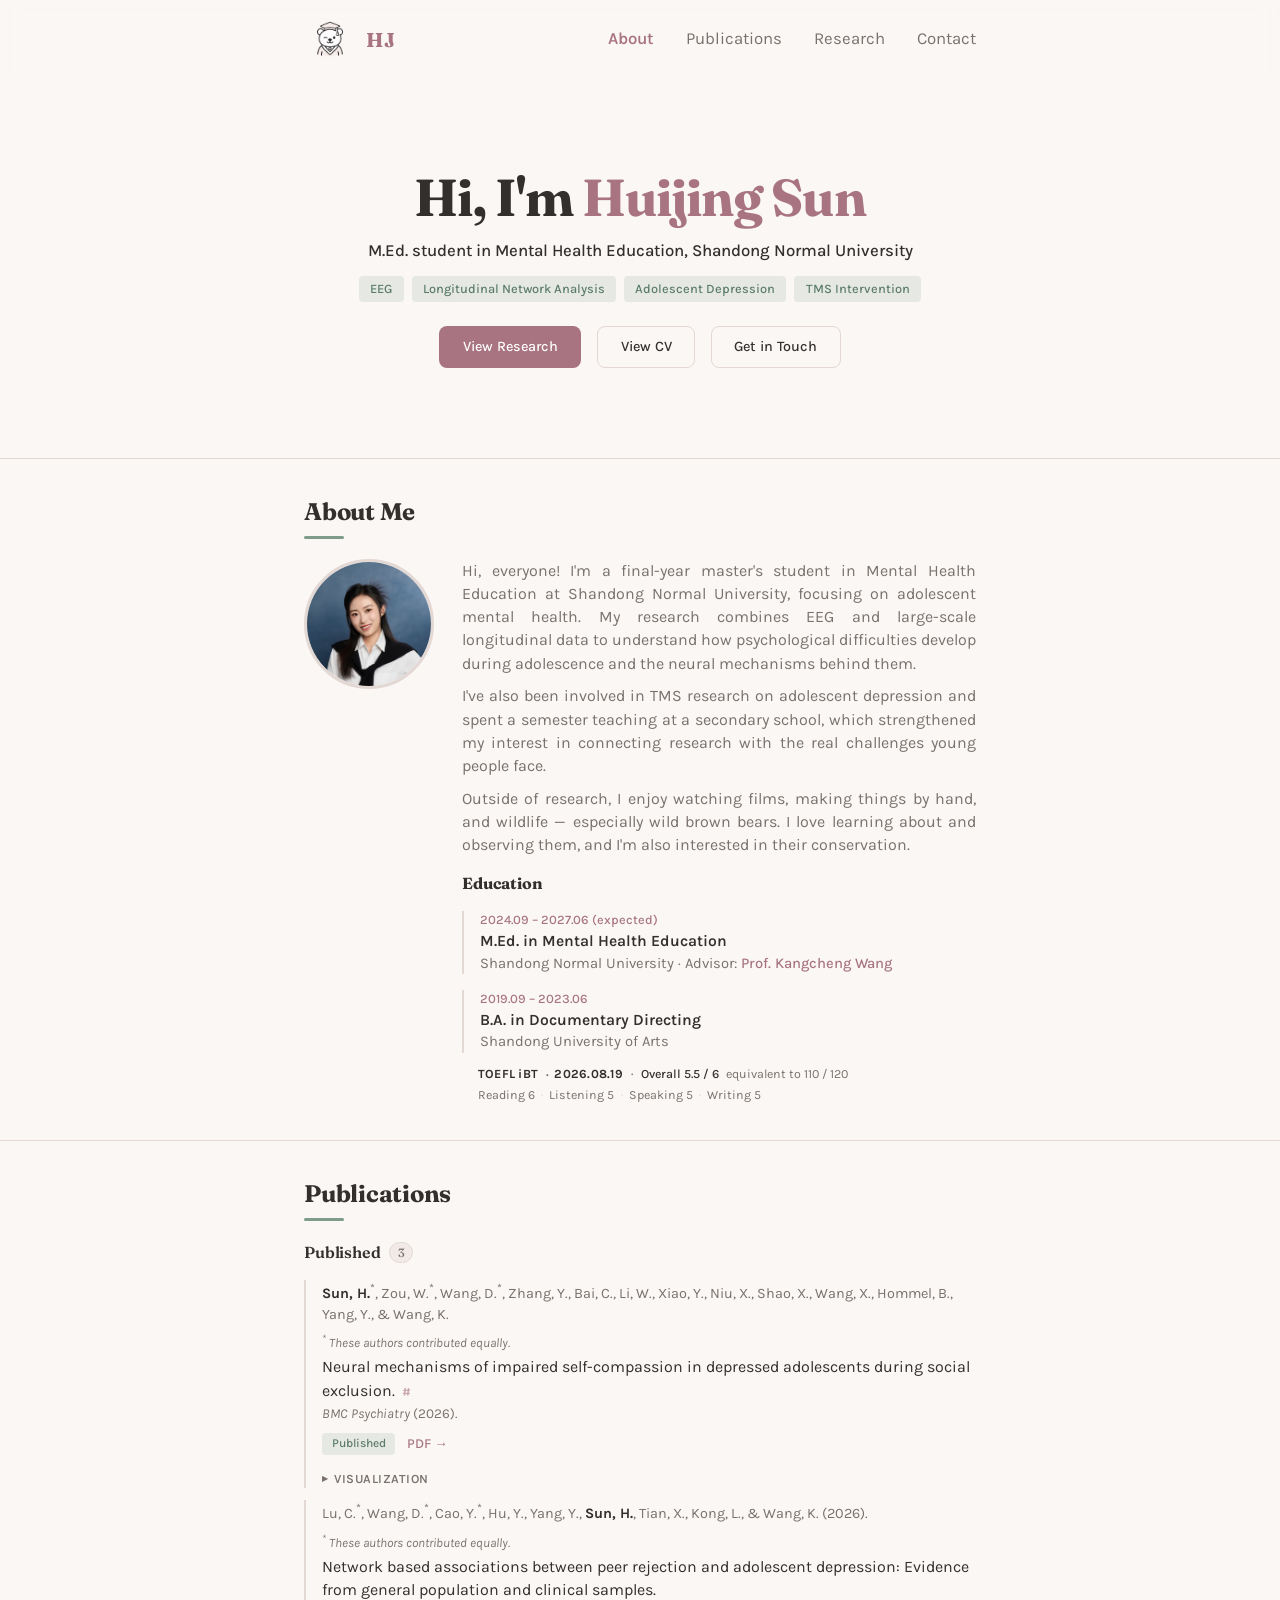
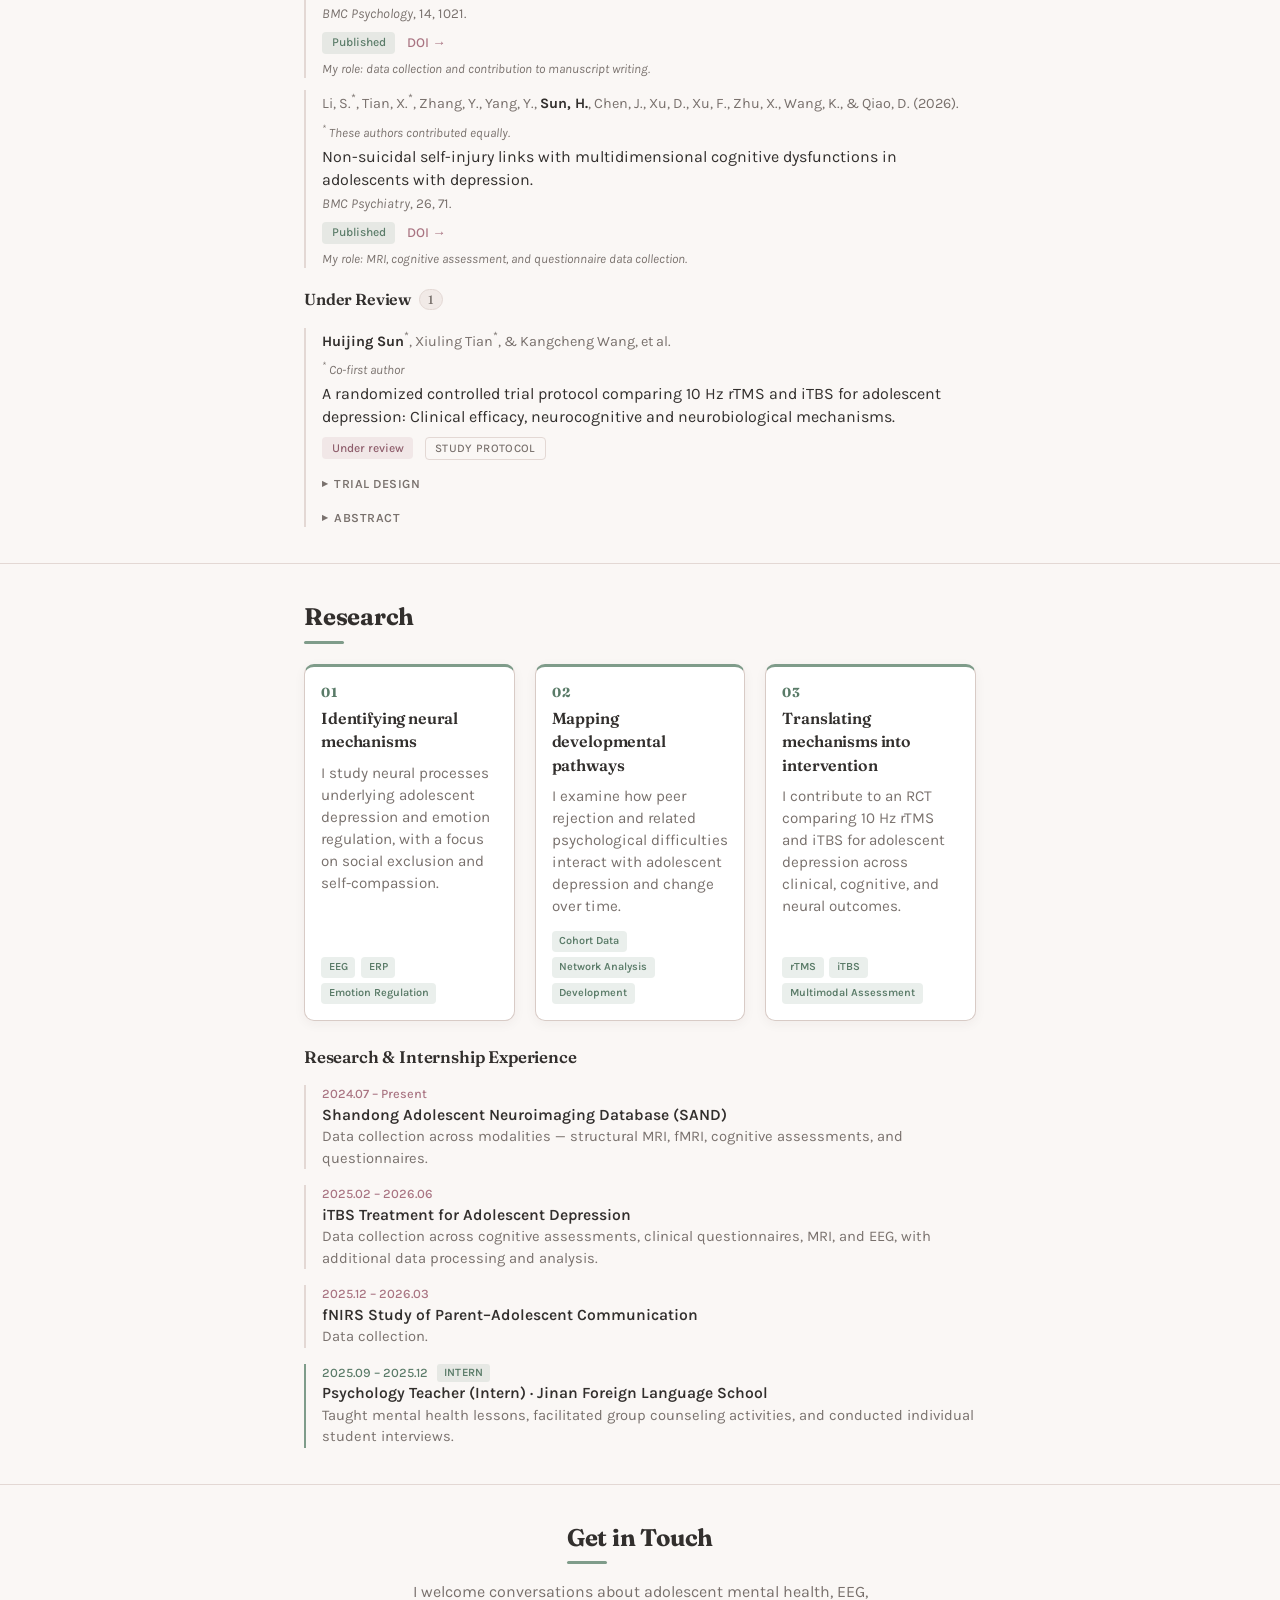
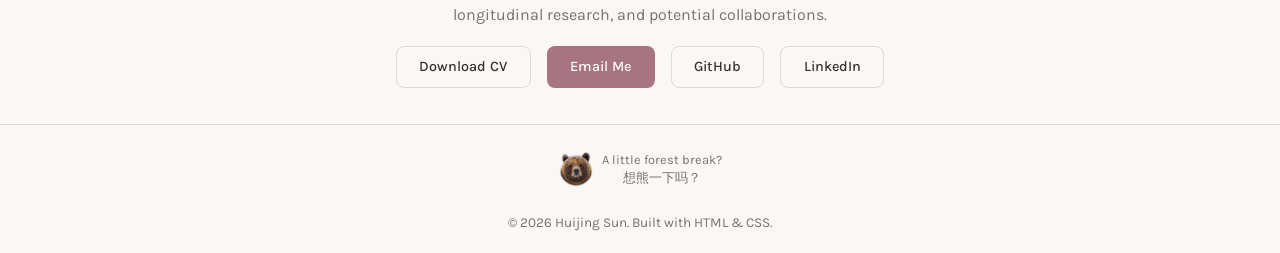
<file: index.html>
<!DOCTYPE html>
<html lang="en">
<head>
  <meta charset="UTF-8" />
  <meta name="viewport" content="width=device-width, initial-scale=1.0" />
  <title>Huijing Sun — Personal Academic Website</title>
  <link rel="icon" type="image/png" href="favicon.png" />
  <link rel="apple-touch-icon" href="favicon.png" />
  <link rel="preconnect" href="https://fonts.googleapis.com" />
  <link rel="preconnect" href="https://fonts.gstatic.com" crossorigin />
  <link href="https://fonts.googleapis.com/css2?family=Fraunces:opsz,wght@9..144,400..800&amp;family=Karla:wght@400..700&amp;display=swap" rel="stylesheet" />
  <meta name="description" content="Huijing Sun is a master's student in Mental Health Education at Shandong Normal University, studying adolescent mental health with EEG and longitudinal cohort data." />
  <link rel="canonical" href="https://sunnybeao1.github.io/" />

  <!-- Link preview card, used by messaging apps, mail clients and social sites. -->
  <meta property="og:type" content="profile" />
  <meta property="og:site_name" content="Huijing Sun" />
  <meta property="og:title" content="Huijing Sun — Personal Academic Website" />
  <meta property="og:description" content="Huijing Sun is a master's student in Mental Health Education at Shandong Normal University, studying adolescent mental health with EEG and longitudinal cohort data." />
  <meta property="og:url" content="https://sunnybeao1.github.io/" />
  <meta property="og:image" content="https://sunnybeao1.github.io/og-card.jpg" />
  <meta property="og:image:width" content="1200" />
  <meta property="og:image:height" content="630" />
  <meta property="og:image:alt" content="Huijing Sun — M.Ed. student in Mental Health Education, Shandong Normal University" />
  <meta name="twitter:card" content="summary_large_image" />

  <script type="application/ld+json">
  {
    "@context": "https://schema.org",
    "@type": "Person",
    "name": "Huijing Sun",
    "url": "https://sunnybeao1.github.io/",
    "image": "https://sunnybeao1.github.io/photo.jpg",
    "jobTitle": "M.Ed. Student in Mental Health Education",
    "affiliation": {
      "@type": "CollegeOrUniversity",
      "name": "Shandong Normal University"
    },
    "sameAs": [
      "https://github.com/SunnyBeaO1",
      "https://www.linkedin.com/in/huijing-sun-a97a83330/en/"
    ]
  }
  </script>

  <link rel="stylesheet" href="style.css?v=20260901-3" />
  <link rel="stylesheet" href="assets/hungry-bear/embed.css?v=1" />
</head>
<body>
  <a class="skip-link" href="#main-content">Skip to main content</a>
  <header>
    <nav aria-label="Primary navigation">
      <a href="#hero" class="logo" aria-label="Huijing Sun — back to top">
        <img src="logo.png" alt="" class="logo-img" />
        <span>HJ</span>
      </a>
      <ul>
        <li><a href="#about">About</a></li>
        <li><a href="#publications">Publications</a></li>
        <li><a href="#research">Research</a></li>
        <li><a href="#contact">Contact</a></li>
      </ul>
    </nav>
  </header>

  <main id="main-content">
    <section id="hero">
      <div class="hero-content">
        <h1>Hi, I'm <span class="accent">Huijing Sun</span></h1>
        <p class="tagline">
          M.Ed. student in Mental Health Education, Shandong Normal University
        </p>
        <ul class="hero-tags">
          <li>EEG</li>
          <li>Longitudinal Network Analysis</li>
          <li>Adolescent Depression</li>
          <li>TMS Intervention</li>
        </ul>
        <div class="hero-links">
          <a href="#research" class="btn">View Research</a>
          <a href="Huijing_Sun_CV.pdf" class="btn btn-outline" target="_blank" rel="noopener">View CV</a>
          <a href="#contact" class="btn btn-outline">Get in Touch</a>
        </div>
      </div>
    </section>

    <section id="about">
      <div class="container">
        <h2>About Me</h2>
        <div class="about-grid">
          <div class="about-photo-col">
            <img src="photo.jpg" alt="Huijing Sun" class="profile-photo" />
          </div>
          <div class="about-right">
            <div class="about-text">
              <p>
                Hi, everyone! I'm a final-year master's student in Mental Health
                Education at Shandong Normal University, focusing on adolescent
                mental health. My research combines EEG and large-scale longitudinal
                data to understand how psychological difficulties develop
                during adolescence and the neural mechanisms behind them.
              </p>
              <p>
                I've also been involved in TMS research on adolescent depression
                and spent a semester teaching at a secondary school, which
                strengthened my interest in connecting research with the real
                challenges young people face.
              </p>
              <p>
                Outside of research, I enjoy watching films, making things by hand,
                and wildlife — especially wild brown bears. I love
                learning about and observing them, and I'm also interested in
                their conservation.
              </p>
            </div>

            <div class="education">
              <h3>Education</h3>
              <ul class="timeline">
                <li class="tl-item">
                  <span class="tl-period">2024.09 – 2027.06 (expected)</span>
                  <span class="tl-title">M.Ed. in Mental Health Education</span>
                  <span class="tl-detail">
                    Shandong Normal University · Advisor:
                    <a class="link" href="http://www.kangcheng-wang.cn/"
                       target="_blank" rel="noopener">Prof. Kangcheng Wang</a>
                  </span>
                </li>
                <li class="tl-item">
                  <span class="tl-period">2019.09 – 2023.06</span>
                  <span class="tl-title">B.A. in Documentary Directing</span>
                  <span class="tl-detail">
                    Shandong University of Arts
                  </span>
                </li>
              </ul>
              <p class="edu-extra">
                <span class="edu-extra-label">
                  TOEFL iBT <time datetime="2026-08-19">2026.08.19</time>
                </span>
                <span class="edu-overall">
                  Overall 5.5 / 6 <small>equivalent to 110 / 120</small>
                </span>
                <br />
                <span class="edu-scores" aria-label="TOEFL section scores">
                  Reading 6 <i>·</i> Listening 5 <i>·</i> Speaking 5 <i>·</i> Writing 5
                </span>
              </p>
            </div>
          </div><!-- .about-right -->
        </div>
      </div>
    </section>

    <section id="publications">
      <div class="container">
        <h2>Publications</h2>

        <div class="pub-group">
          <h3>Published <span class="count">3</span></h3>
          <ol class="pub-list">
            <li class="pub-item">
              <span class="pub-authors">
                <span class="me">Sun, H.</span><sup>*</sup>, Zou, W.<sup>*</sup>,
                Wang, D.<sup>*</sup>, Zhang, Y., Bai, C., Li, W., Xiao, Y.,
                Niu, X., Shao, X., Wang, X., Hommel, B., Yang, Y., &amp; Wang, K.
              </span>
              <span class="pub-contrib"><sup>*</sup> These authors contributed equally.</span>
              <span class="pub-title">
                Neural mechanisms of impaired self-compassion in depressed
                adolescents during social exclusion.
                <a class="pub-anchor" href="#visualization" aria-label="Go to the interactive visualization" title="Go to visualization">#</a>
              </span>
              <span class="pub-venue"><em>BMC Psychiatry</em> (2026).</span>
              <div class="pub-links">
                <span class="pub-status status-pub">Published</span>
                <a class="link" href="s12888-026-08610-z_reference.pdf" target="_blank" rel="noopener">PDF →</a>
              </div>
              <details class="abstract study-story" id="visualization">
                <summary>Visualization</summary>
                <div class="story-intro">
                  <span class="story-kicker">The study in four steps</span>
                  <p>
                    Can self-compassion help adolescents regulate the emotional impact
                    of social exclusion—and does depression change how that process
                    unfolds in the brain?
                  </p>
                </div>

                <section class="story-step">
                  <div class="story-heading">
                    <span>01</span>
                    <div>
                      <h4>Experience social exclusion</h4>
                      <p>Participants imagined themselves as the excluded adolescent.</p>
                    </div>
                  </div>
                <figure class="paradigm cond-plain" id="paradigm">
                  <div class="pg-head">
                    <span>2 blocks &times; 30 trials</span>
                    <div class="pg-tabs" role="tablist" aria-label="Condition">
                      <button type="button" class="pg-tab is-on" role="tab" aria-selected="true" data-cond="plain">Non-regulation</button>
                      <button type="button" class="pg-tab" role="tab" aria-selected="false" data-cond="reg">Self-compassion</button>
                    </div>
                  </div>

                  <ol class="pg-track">
                    <li><button type="button" class="pg-dot is-on" data-step="0"><span class="pg-n">1</span><span class="pg-t">Fixation</span></button></li>
                    <li><button type="button" class="pg-dot" data-step="1"><span class="pg-n">2</span><span class="pg-t">Image</span></button></li>
                    <li><button type="button" class="pg-dot" data-step="2"><span class="pg-n">3</span><span class="pg-t">Rating</span></button></li>
                  </ol>

                  <div class="pg-screen" id="pgScreen" aria-live="polite"></div>
                  <p class="pg-desc" id="pgDesc"></p>
                  <div class="pg-eeg" id="pgEeg" hidden></div>

                  <div class="pg-nav">
                    <button type="button" class="pg-btn" id="pgPrev" disabled>&lsaquo; Back</button>
                    <button type="button" class="pg-btn" id="pgNext">Next &rsaquo;</button>
                  </div>

                  <figcaption>
                    Click through a trial and switch conditions to see what changed.
                    The frame above is a schematic, not an original task image.
                  </figcaption>
                </figure>

                  <details class="story-more">
                    <summary>How was this tested?</summary>
                    <ul class="story-facts">
                      <li><b>2 blocks</b><span>30 trials each; 60 trials in total</span></li>
                      <li><b>30 images</b><span>The same exclusion images appeared in both blocks</span></li>
                      <li><b>8 seconds</b><span>Each social-exclusion image presentation</span></li>
                      <li><b>Counterbalanced</b><span>Block order varied across participants</span></li>
                    </ul>
                    <p>
                      Before the task, participants wrote three self-compassionate
                      sentences of their own. Images came from the Image Database of
                      Social Inclusion and Exclusion in Young Asian Adults.
                    </p>
                  </details>
                </section>

                <section class="story-step">
                  <div class="story-heading">
                    <span>02</span>
                    <div>
                      <h4>Apply self-compassion</h4>
                      <p>Both groups felt better, but the benefit was smaller in depression.</p>
                    </div>
                  </div>
                  <details class="story-figure">
                    <summary>View result figure</summary>
                    <figure class="pubfig">
                    <a href="fig-behavioural.jpg" target="_blank" rel="noopener" title="Open full size">
                      <img src="fig-behavioural.jpg" width="1400" height="1057" loading="lazy"
                         alt="Four-panel figure of behavioural results comparing depressed adolescents and healthy controls on self-compassion and negative emotion ratings." /></a>
                    <figcaption>
                      <b>Behavioural results.</b>
                      <b>(A)</b> Adolescents with depression reported lower self-compassion than
                      controls (<i>t</i> = 3.43, <i>p</i> &lt; .001).
                      <b>(B)</b> Without regulation the groups did not differ in negative emotion
                      (<i>t</i> = 0.57, <i>p</i> = .570); with regulation they did
                      (<i>t</i> = 2.54, <i>p</i> = .013).
                      <b>(C)</b> Regulation reduced negative emotion in both groups.
                      <b>(D)</b> That reduction was smaller in the depressed group
                      (<i>t</i> = 2.53, <i>p</i> = .014).
                    </figcaption>
                    </figure>
                  </details>
                </section>

                <section class="story-step">
                  <div class="story-heading">
                    <span>03</span>
                    <div>
                      <h4>Connect strategy to benefit</h4>
                      <p>Greater self-compassion was associated with a larger reduction in negative emotion.</p>
                    </div>
                  </div>
                  <details class="story-figure">
                    <summary>View result figure</summary>
                    <figure class="pubfig">
                    <a href="fig-correlation.jpg" target="_blank" rel="noopener" title="Open full size">
                      <img src="fig-correlation.jpg" width="1260" height="1400" loading="lazy"
                         alt="Scatter plot of self-compassion scores against the reduction in negative emotion, with separate regression lines for all participants, depressed adolescents, and healthy controls." /></a>
                    <figcaption>
                      <b>Self-compassion and the regulation effect.</b>
                      Partial correlations controlling for age and sex: all participants
                      <i>r</i> = .306, <i>p</i> = .011; depressed adolescents
                      <i>r</i> = .331, <i>p</i> = .045; healthy controls
                      <i>r</i> = .165, <i>p</i> = .367.
                    </figcaption>
                    </figure>
                  </details>
                </section>

                <section class="story-step">
                  <div class="story-heading">
                    <span>04</span>
                    <div>
                      <h4>Observe the neural response</h4>
                      <p>Depressed adolescents showed a larger LPP in both conditions.</p>
                    </div>
                  </div>
                  <details class="story-figure">
                    <summary>View result figure</summary>
                    <figure class="pubfig">
                    <a href="fig-lpp.jpg" target="_blank" rel="noopener" title="Open full size">
                      <img src="fig-lpp.jpg" width="1338" height="1400" loading="lazy"
                         alt="Grand-average ERP waveforms, scalp topographies, and boxplots of late positive potential amplitude by group and condition." /></a>
                    <figcaption>
                      <b>Late positive potential.</b>
                      Grand-average waveforms at PO3, POz and PO4; the 600–1100 ms
                      analysis window is shaded. A repeated-measures ANOVA found a main
                      effect of group (<i>F</i>(1, 49) = 10.10, <i>p</i> = .003,
                      η² = .17), but no regulation effect or interaction.
                    </figcaption>
                    </figure>
                  </details>

                  <details class="story-more eeg-more">
                    <summary>EEG details</summary>
                    <ul class="story-facts">
                      <li><b>64 channels</b><span>Extended 10–20 system</span></li>
                      <li><b>1000 Hz</b><span>Sampling rate; impedance below 10 kΩ</span></li>
                      <li><b>0.1–30 Hz</b><span>Offline band-pass filter</span></li>
                      <li><b>600–1100 ms</b><span>Mean LPP at PO3, PO4 and POz</span></li>
                    </ul>
                    <p>
                      Data were epoched from −200 to 1100 ms and baseline-corrected
                      using the −200 to 0 ms interval. ICA was used to remove ocular and
                      non-neural artifacts; remaining epochs exceeding ±80 μV were
                      rejected. Participants needed at least 20 valid trials per condition.
                    </p>
                  </details>
                </section>
              </details>
            </li>
            <li class="pub-item">
              <span class="pub-authors">
                Lu, C.<sup>*</sup>, Wang, D.<sup>*</sup>, Cao, Y.<sup>*</sup>,
                Hu, Y., Yang, Y., <span class="me">Sun, H.</span>, Tian, X.,
                Kong, L., &amp; Wang, K. (2026).
              </span>
              <span class="pub-contrib"><sup>*</sup> These authors contributed equally.</span>
              <span class="pub-title">
                Network based associations between peer rejection and adolescent
                depression: Evidence from general population and clinical samples.
              </span>
              <span class="pub-venue"><em>BMC Psychology</em>, 14, 1021.</span>
              <div class="pub-links">
                <span class="pub-status status-pub">Published</span>
                <a class="link" href="https://link.springer.com/article/10.1186/s40359-026-04731-y" target="_blank" rel="noopener">DOI →</a>
              </div>
              <span class="pub-contrib">
                My role: data collection and contribution to manuscript writing.
              </span>
            </li>
            <li class="pub-item">
              <span class="pub-authors">
                Li, S.<sup>*</sup>, Tian, X.<sup>*</sup>, Zhang, Y., Yang, Y.,
                <span class="me">Sun, H.</span>, Chen, J., Xu, D., Xu, F.,
                Zhu, X., Wang, K., &amp; Qiao, D. (2026).
              </span>
              <span class="pub-contrib"><sup>*</sup> These authors contributed equally.</span>
              <span class="pub-title">
                Non-suicidal self-injury links with multidimensional cognitive
                dysfunctions in adolescents with depression.
              </span>
              <span class="pub-venue"><em>BMC Psychiatry</em>, 26, 71.</span>
              <div class="pub-links">
                <span class="pub-status status-pub">Published</span>
                <a class="link" href="https://link.springer.com/article/10.1186/s12888-025-07701-7#citeas" target="_blank" rel="noopener">DOI →</a>
              </div>
              <span class="pub-contrib">
                My role: MRI, cognitive assessment, and questionnaire data collection.
              </span>
            </li>
          </ol>
        </div>

        <div class="pub-group">
          <h3>Under Review <span class="count">1</span></h3>
          <ol class="pub-list">
            <li class="pub-item">
              <span class="pub-authors">
                <span class="me">Huijing Sun</span><sup>*</sup>, Xiuling Tian<sup>*</sup>,
                &amp; Kangcheng Wang, et al.
              </span>
              <span class="pub-contrib"><sup>*</sup> Co-first author</span>
              <span class="pub-title">
                A randomized controlled trial protocol comparing 10 Hz rTMS and
                iTBS for adolescent depression: Clinical efficacy, neurocognitive
                and neurobiological mechanisms.
              </span>
              <div class="pub-links">
                <span class="pub-status">Under review</span>
                <span class="pub-type">Study protocol</span>
              </div>
              <details class="abstract">
                <summary>Trial design</summary>
                <figure class="trial" id="trial">
                  <div class="tr-node">
                    <b>80</b>
                    <span>adolescents with major depressive disorder</span>
                    <em>Shandong Mental Health Center</em>
                  </div>

                  <div class="tr-split">1 : 1 randomisation &middot; double-blind</div>

                  <div class="tr-arms">
                    <div class="tr-arm">
                      <b>10 Hz rTMS</b>
                      <span>adjunct to antidepressant medication</span>
                    </div>
                    <div class="tr-arm">
                      <b>iTBS</b>
                      <span>adjunct to antidepressant medication</span>
                    </div>
                  </div>

                  <ol class="tr-time" role="tablist" aria-label="Assessment timepoint">
                    <li><button type="button" class="tr-t is-on" role="tab" aria-selected="true" data-t="0"><b>T0</b><span>Baseline</span></button></li>
                    <li><button type="button" class="tr-t" role="tab" aria-selected="false" data-t="1"><b>T1</b><span>Post-treatment</span></button></li>
                    <li><button type="button" class="tr-t" role="tab" aria-selected="false" data-t="2"><b>T2</b><span>1-month follow-up</span></button></li>
                  </ol>

                  <div class="tr-panel" id="trPanel" aria-live="polite"></div>

                  <figcaption>
                    Click a timepoint to see what is measured. The primary outcome is the
                    change in depressive symptom severity from baseline to post-treatment;
                    secondary outcomes cover anxiety, neurocognition, neuroimaging and
                    neurophysiological measures, and treatment safety and tolerability.
                    A planned design — the trial has not yet reported results.
                  </figcaption>
                </figure>
              </details>
              <details class="abstract">
                <summary>Abstract</summary>
                <div class="abstract-body">
                  <p>
                    <strong>Background:</strong> High-frequency repetitive transcranial
                    magnetic stimulation (rTMS) is a well-established treatment for major
                    depressive disorder. Intermittent theta burst stimulation (iTBS), a
                    time-efficient form of rTMS, is increasingly being adopted in clinical
                    practice because of its comparable efficacy and substantially shorter
                    treatment duration. However, direct comparisons between 10 Hz rTMS and
                    iTBS in adolescents with major depressive disorder are limited, and
                    their relative clinical efficacy, neurocognitive effects, and the
                    underlying neurobiological mechanisms remain unclear.
                  </p>
                  <p>
                    <strong>Methods:</strong> The study will employ a randomized,
                    double-blind controlled trial design. A total of 80 adolescents with
                    major depressive disorder will be recruited from Shandong Mental
                    Health Center and randomly assigned in a 1:1 ratio to receive either
                    10 Hz rTMS or iTBS as an adjunctive treatment to antidepressant
                    medication. Patients will undergo clinical, neurocognitive, and
                    multimodal neurobiological assessments at baseline (T0) and
                    post-treatment (T1), including structural MRI, resting-state and
                    task-based functional MRI, arterial spin labeling, resting-state
                    electroencephalography (EEG), and TMS-EEG. Clinical assessments will
                    additionally be conducted at a 1-month follow-up (T2). The primary
                    outcome will be the change in depressive symptom severity from
                    baseline to post-treatment. Secondary outcomes will include changes in
                    anxiety symptoms, neurocognitive performance, neuroimaging measures,
                    neurophysiological markers, and treatment safety and tolerability.
                  </p>
                  <p>
                    <strong>Discussion:</strong> This trial will be a critical randomized
                    controlled study to directly compare 10 Hz rTMS and iTBS in
                    adolescents with major depressive disorder. By integrating clinical,
                    neurocognitive, and multimodal neuroimaging measures, the study will
                    provide important evidence regarding the comparative efficacy and
                    mechanisms of these two stimulation protocols and may inform the
                    development of more personalized neuromodulation strategies for
                    adolescent depression.
                  </p>
                </div>
              </details>
            </li>
          </ol>
        </div>

      </div>
    </section>

    <section id="research">
      <div class="container">
        <h2>Research</h2>

        <ol class="interests">
          <li class="interest-item">
            <span class="interest-n">01</span>
            <h3>Identifying neural mechanisms</h3>
            <p>
              I study neural processes underlying adolescent depression and emotion
              regulation, with a focus on social exclusion and self-compassion.
            </p>
            <ul class="interest-tags" aria-label="Methods">
              <li>EEG</li>
              <li>ERP</li>
              <li>Emotion Regulation</li>
            </ul>
          </li>
          <li class="interest-item">
            <span class="interest-n">02</span>
            <h3>Mapping developmental pathways</h3>
            <p>
              I examine how peer rejection and related psychological difficulties
              interact with adolescent depression and change over time.
            </p>
            <ul class="interest-tags" aria-label="Methods">
              <li>Cohort Data</li>
              <li>Network Analysis</li>
              <li>Development</li>
            </ul>
          </li>
          <li class="interest-item">
            <span class="interest-n">03</span>
            <h3>Translating mechanisms into intervention</h3>
            <p>
              I contribute to an RCT comparing 10 Hz rTMS and iTBS for adolescent
              depression across clinical, cognitive, and neural outcomes.
            </p>
            <ul class="interest-tags" aria-label="Methods">
              <li>rTMS</li>
              <li>iTBS</li>
              <li>Multimodal Assessment</li>
            </ul>
          </li>
        </ol>

        <h3 class="subhead">Research &amp; Internship Experience</h3>
        <ul class="timeline">
          <li class="tl-item">
            <span class="tl-period">2024.07 – Present</span>
            <span class="tl-title">
              Shandong Adolescent Neuroimaging Database (SAND)
            </span>
            <span class="tl-detail">
              Data collection across modalities — structural MRI, fMRI, cognitive
              assessments, and questionnaires.
            </span>
          </li>
          <li class="tl-item">
            <span class="tl-period">2025.02 – 2026.06</span>
            <span class="tl-title">
              iTBS Treatment for Adolescent Depression
            </span>
            <span class="tl-detail">
              Data collection across cognitive assessments, clinical questionnaires,
              MRI, and EEG, with additional data processing and analysis.
            </span>
          </li>
          <li class="tl-item">
            <span class="tl-period">2025.12 – 2026.03</span>
            <span class="tl-title">
              fNIRS Study of Parent–Adolescent Communication
            </span>
            <span class="tl-detail">
              Data collection.
            </span>
          </li>
          <li class="tl-item tl-teaching">
            <span class="tl-period">2025.09 – 2025.12 <span class="tl-tag">Intern</span></span>
            <span class="tl-title">
              Psychology Teacher (Intern) · Jinan Foreign Language School
            </span>
            <span class="tl-detail">
              Taught mental health lessons, facilitated group counseling
              activities, and conducted individual student interviews.
            </span>
          </li>
        </ul>
      </div>
    </section>

    <section id="contact">
      <div class="container">
        <h2>Get in Touch</h2>
        <p class="contact-intro">
          I welcome conversations about adolescent mental health, EEG, longitudinal
          research, and potential collaborations.
        </p>
        <div class="contact-links">
          <a href="Huijing_Sun_CV.pdf" class="btn btn-outline" target="_blank" rel="noopener">Download CV</a>
          <a href="#contact" class="btn" data-email="MjAyNDMwMjEyMkBzdHUuc2RudS5lZHUuY24=">Email Me</a>
          <noscript>
            <span class="mail-fallback">2024302122 [at] stu.sdnu.edu.cn</span>
          </noscript>
          <a href="https://github.com/SunnyBeaO1" target="_blank" rel="noopener" class="btn btn-outline">GitHub</a>
          <a href="https://www.linkedin.com/in/huijing-sun-a97a83330/en/" target="_blank" rel="noopener" class="btn btn-outline">LinkedIn</a>
        </div>
      </div>
    </section>
  </main>

  <footer>
    <details class="bear-egg" id="bear-easter-egg">
      <summary>
        <img src="assets/hungry-bear/bear-face.png" alt="" width="36" height="36" loading="lazy" />
        <span class="bear-egg-open">A little forest break?<br /><span lang="zh-CN">想熊一下吗？</span></span>
        <span class="bear-egg-close">Back to the forest · close game</span>
      </summary>
      <iframe class="bear-egg-frame" title="Hungry Bear — a little forest break" data-src="assets/hungry-bear/index.html" loading="lazy"></iframe>
      <noscript><a href="assets/hungry-bear/index.html">Play Hungry Bear</a></noscript>
    </details>
    <p>© 2026 Huijing Sun. Built with HTML &amp; CSS.</p>
  </footer>
  <script>
  (function () {
    var fig = document.getElementById('paradigm');
    if (!fig) return;

    function person(x, tone) {
      return '<circle cx="' + x + '" cy="26" r="9" fill="' + tone + '"/>' +
             '<ellipse cx="' + x + '" cy="60" rx="12" ry="18" fill="' + tone + '"/>';
    }

    var SCENE =
      '<svg class="pg-scene" viewBox="0 0 250 92" role="img" aria-label="Schematic of a ' +
      'social exclusion image: four figures grouped together and one figure apart, circled.">' +
      person(34, '#d7d0c8') + person(64, '#d7d0c8') +
      person(94, '#d7d0c8') + person(124, '#d7d0c8') +
      person(206, '#bdb4aa') +
      '<ellipse cx="206" cy="46" rx="27" ry="41" fill="none" stroke="var(--accent)" ' +
      'stroke-width="2" stroke-dasharray="5 4"/></svg>';

    // Fixation is identical in both blocks; only the instruction and the ratings differ.
    var FIX = {
      label: 'Fixation', time: '1–3 s (jittered)', body: '<span class="pg-fix">+</span>',
      desc: 'A fixation cross appears at the centre of the screen for a random interval.'
    };

    function scale(name, lo, hi) {
      var ticks = '';
      for (var i = 0; i < 9; i++) ticks += '<i></i>';
      return '<div class="pg-scale"><span class="pg-scale-label">' + name +
             '</span><span class="pg-scale-bar">' + ticks +
             '</span><span class="pg-scale-ends"><span>' + lo + '</span><span>' +
             hi + '</span></span></div>';
    }

    var EMO = ['Negative emotion', '1 = not at all', '9 = extremely sad'];
    var SC  = ['Self-compassion', '1 = none', '9 = extremely engaged'];

    var LPP = 'EEG time-locked to image onset &middot; LPP = mean amplitude 600–1100 ms ' +
              'at PO3, POz, PO4';

    var STEPS = {
      plain: [
        FIX,
        { label: 'Block A · Image', time: '8 s', body: SCENE, eeg: LPP,
          desc: 'Imagine yourself as the adolescent circled in red — without using the self-compassion statements you wrote.' },
        { label: 'Block A · Rating', time: 'self-paced',
          body: scale(EMO[0], EMO[1], EMO[2]),
          desc: 'Rate your negative emotion on a 9-point scale.' }
      ],
      reg: [
        FIX,
        { label: 'Block B · Image', time: '8 s',
          body: SCENE + '<span class="pg-chip">+ apply your self-compassion statements</span>',
          eeg: LPP,
          desc: 'Imagine yourself as the adolescent circled in red, and actively apply your own self-compassion statements to comfort yourself.' },
        { label: 'Block B · Rating', time: 'self-paced',
          body: scale(SC[0], SC[1], SC[2]) + scale(EMO[0], EMO[1], EMO[2]),
          desc: 'Rate how much self-compassion you engaged in, then rate your negative emotion — both on 9-point scales.' }
      ]
    };

    var cond = 'plain', step = 0;
    var screen = document.getElementById('pgScreen');
    var desc = document.getElementById('pgDesc');
    var eeg = document.getElementById('pgEeg');
    var prev = document.getElementById('pgPrev');
    var next = document.getElementById('pgNext');
    var dots = [].slice.call(fig.querySelectorAll('.pg-dot'));
    var tabs = [].slice.call(fig.querySelectorAll('.pg-tab'));

    function render() {
      var d = STEPS[cond][step];
      fig.classList.toggle('cond-reg', cond === 'reg');
      fig.classList.toggle('cond-plain', cond !== 'reg');
      screen.innerHTML =
        '<span class="pg-screen-head"><span class="pg-screen-label">' + d.label +
        '</span><span class="pg-time">' + d.time + '</span></span>' + d.body;
      desc.textContent = d.desc;
      eeg.hidden = !d.eeg;
      if (d.eeg) eeg.innerHTML = d.eeg;
      prev.disabled = step === 0;
      next.disabled = step === STEPS[cond].length - 1;
      dots.forEach(function (b, i) { b.classList.toggle('is-on', i === step); });
      tabs.forEach(function (b) {
        var on = b.getAttribute('data-cond') === cond;
        b.classList.toggle('is-on', on);
        b.setAttribute('aria-selected', on ? 'true' : 'false');
      });
    }

    tabs.forEach(function (b) {
      b.addEventListener('click', function () { cond = b.getAttribute('data-cond'); render(); });
    });
    dots.forEach(function (b, i) {
      b.addEventListener('click', function () { step = i; render(); });
    });
    prev.addEventListener('click', function () { if (step > 0) { step--; render(); } });
    next.addEventListener('click', function () {
      if (step < STEPS[cond].length - 1) { step++; render(); }
    });

    render();
  })();

  /* Trial-design figure: the battery is full at T0 and T1, clinical-only at T2. */
  (function () {
    var fig = document.getElementById('trial');
    if (!fig) return;

    var FULL = ['Clinical assessments', 'Neurocognitive testing', 'Structural MRI',
                'Resting-state fMRI', 'Task-based fMRI', 'Arterial spin labeling',
                'Resting-state EEG', 'TMS-EEG'];

    var T = [
      { note: 'Full multimodal battery before the first stimulation session.', items: FULL },
      { note: 'The same battery is repeated, so every measure has a matched pair.', items: FULL },
      { note: 'Clinical assessments only — no imaging at follow-up.', items: ['Clinical assessments'] }
    ];

    var panel = document.getElementById('trPanel');
    var tabs = [].slice.call(fig.querySelectorAll('.tr-t'));

    function render(i) {
      var d = T[i];
      panel.innerHTML = '<ul class="tr-list">' + d.items.map(function (x) {
        return '<li>' + x + '</li>';
      }).join('') + '</ul><p class="tr-note">' + d.note + '</p>';
      tabs.forEach(function (b, j) {
        b.classList.toggle('is-on', i === j);
        b.setAttribute('aria-selected', i === j ? 'true' : 'false');
      });
    }

    tabs.forEach(function (b, j) {
      b.addEventListener('click', function () { render(j); });
    });
    render(0);
  })();

  /* The address is base64 in the markup, so it is not sitting in the page
     source for scrapers. Restoring it as a real href on load keeps the link
     behaving like any other — right-click and copy still work. */
  (function () {
    for (var i = 0, a = document.querySelectorAll('[data-email]'); i < a.length; i++) {
      try {
        var addr = window.atob(a[i].getAttribute('data-email'));
        if (addr.indexOf('@') > 0) a[i].setAttribute('href', 'mailto:' + addr);
      } catch (e) { /* leave the fallback link alone */ }
    }
  })();

  /* A tall <details> is awkward to close: the summary has scrolled far above by
     the time you reach the end. Give those a collapse button at the foot, and
     land the summary just under the sticky nav afterwards so the page does not
     jump somewhere unrelated. Short panels never show one. */
  (function () {
    var MIN_TALL = 520;
    var NAV = 96;

    [].forEach.call(document.querySelectorAll('details.abstract'), function (d) {
      var sum = d.querySelector('summary');
      if (!sum) return;

      var btn = document.createElement('button');
      btn.type = 'button';
      btn.className = 'fold-up';
      btn.hidden = true;
      btn.innerHTML = '\u2191 Collapse';

      btn.addEventListener('click', function () {
        d.open = false;
        var y = window.scrollY + sum.getBoundingClientRect().top - NAV;
        window.scrollTo({ top: y < 0 ? 0 : y, behavior: 'smooth' });
        sum.focus({ preventScroll: true });
      });

      d.addEventListener('toggle', function () {
        if (d.open) btn.hidden = d.offsetHeight < MIN_TALL;
      });

      d.appendChild(btn);
    });
  })();

  /* Open and focus the first paper's visualization when its shareable anchor
     is used, either from the title or from a copied URL. */
  (function () {
    var visualization = document.getElementById('visualization');
    if (!visualization) return;

    function revealVisualization() {
      if (window.location.hash !== '#visualization') return;
      visualization.open = true;
      window.requestAnimationFrame(function () {
        visualization.scrollIntoView({ behavior: 'smooth', block: 'start' });
      });
    }

    var anchor = document.querySelector('.pub-anchor[href="#visualization"]');
    if (anchor) {
      anchor.addEventListener('click', function () {
        visualization.open = true;
      });
    }

    window.addEventListener('hashchange', revealVisualization);
    revealVisualization();
  })();

  /* Highlight whichever section is crossing the middle of the viewport. */
  (function () {
    var links = {}, secs = [];
    [].forEach.call(document.querySelectorAll('nav ul a[href^="#"]'), function (a) {
      var el = document.getElementById(a.getAttribute('href').slice(1));
      if (el) { links[el.id] = a; secs.push(el); }
    });
    if (!secs.length || !('IntersectionObserver' in window)) return;

    var state = {};
    var io = new IntersectionObserver(function (entries) {
      entries.forEach(function (e) { state[e.target.id] = e.isIntersecting; });
      var cur = null;
      secs.forEach(function (el) { if (state[el.id]) cur = el.id; });
      if (!cur) return;
      Object.keys(links).forEach(function (id) {
        links[id].classList.toggle('is-current', id === cur);
        if (id === cur) links[id].setAttribute('aria-current', 'location');
        else links[id].removeAttribute('aria-current');
      });
    }, { rootMargin: '-45% 0px -45% 0px' });

    secs.forEach(function (el) { io.observe(el); });
  })();
  </script>
  <script src="assets/hungry-bear/embed.js?v=1" defer></script>
</body>
</html>
</file>
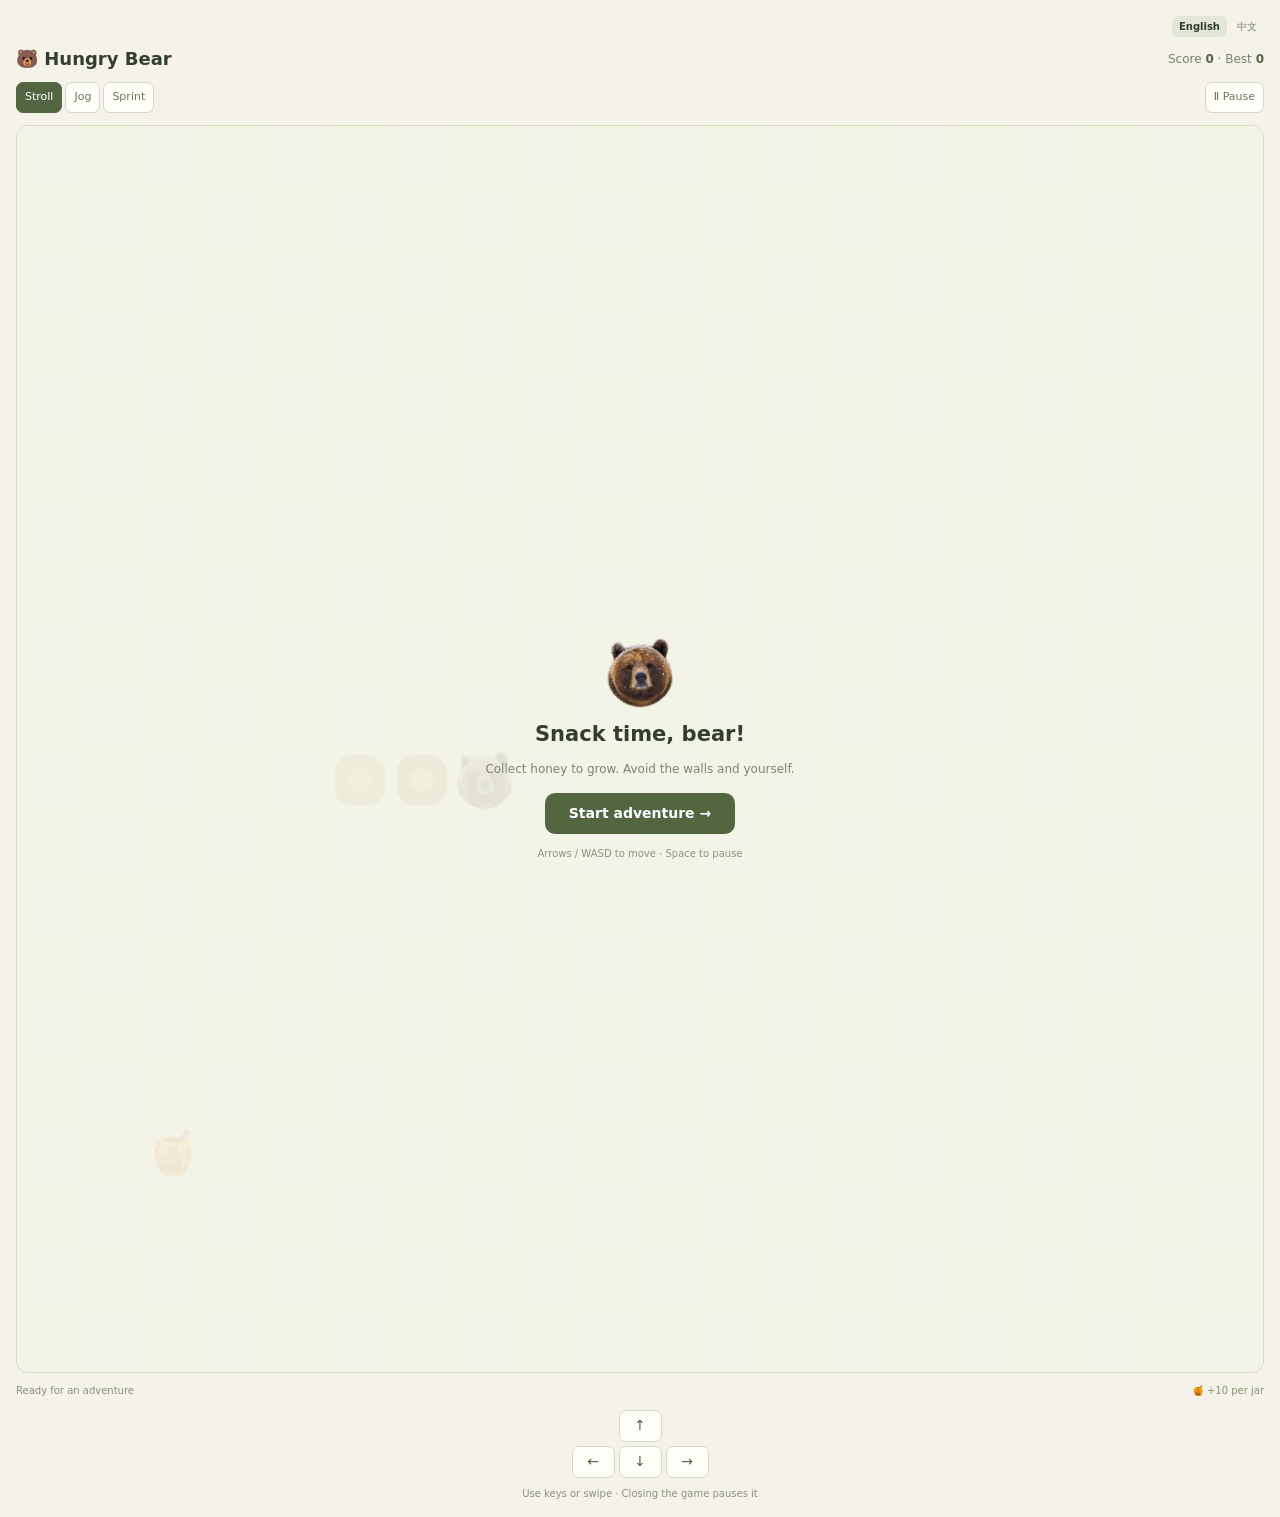
<file: assets/hungry-bear/index.html>
<!doctype html>
<html lang="en"><head><meta charset="utf-8"><meta name="viewport" content="width=device-width,initial-scale=1"><title>Hungry Bear · A little forest break</title><style>
*{box-sizing:border-box}body{margin:0;color:#343e2d;background:#f5f2e9;font:14px/1.5 system-ui,-apple-system,"PingFang SC",sans-serif;padding:16px}button{font:inherit;cursor:pointer;touch-action:manipulation}button:focus-visible{outline:3px solid #b17b87;outline-offset:3px}.top{display:flex;align-items:center;justify-content:space-between;gap:8px;margin-bottom:10px}.top strong{font-size:18px}.stats{font-size:12px;color:#778369}.stats b{color:#526642}.toolbar{display:flex;justify-content:space-between;align-items:center;gap:8px;margin-bottom:12px}.difficulty{display:flex;gap:3px}.difficulty button,#pause{font-size:11px;border:1px solid #d4d9c6;border-radius:7px;background:#fffdf7;color:#6b775c;padding:6px 8px}.difficulty .active{background:#526642;color:white;border-color:#526642}.field{position:relative;width:100%;aspect-ratio:1;border:1px solid #d4dbc0;border-radius:12px;overflow:hidden;background:#f3f5e7}canvas{width:100%;height:100%;display:block;touch-action:none}.overlay{position:absolute;inset:0;display:flex;flex-direction:column;align-items:center;justify-content:center;padding:16px;background:#f3f5e7e8;text-align:center}.overlay.hidden{display:none}.hero-bear{font-size:48px;line-height:1.2}.hero-bear.portrait{width:74px;height:74px;background:url('bear-face.png') center/contain no-repeat}h2{font-size:21px;margin:9px 0}#message{font-size:12px;color:#7d856e;margin:0 0 15px}.primary{border:0;background:#526642;color:white;padding:10px 24px;border-radius:10px;font-weight:600}.hint{font-size:10px;color:#8b927c;margin:12px 0 0}.bottom{display:flex;justify-content:space-between;font-size:10px;color:#879276;margin-top:10px}.controls{text-align:center;margin-top:10px}.controls button{width:43px;height:32px;border:1px solid #d4d9c6;border-radius:7px;background:#fffdf7;color:#526642;margin:2px}.instructions{text-align:center;font-size:10px;color:#8b927c;margin:6px 0 0}@media(max-width:350px){body{padding:10px}.top strong{font-size:16px}.stats{font-size:10px}.difficulty button,#pause{padding:5px 6px}.hero-bear.portrait{width:56px;height:56px}h2{font-size:18px}#message{font-size:11px;margin-bottom:10px}.hint{display:none}}
.language{display:flex;justify-content:flex-end;gap:3px;margin-bottom:8px}.language button{font-size:10px;border:0;border-radius:6px;padding:3px 7px;color:#778369;background:transparent}.language button[aria-pressed="true"]{background:#e2e6d5;color:#343e2d;font-weight:600}.top{flex-wrap:wrap}.stats{white-space:nowrap}.hint{max-width:100%}</style></head><body><div class="language" role="group" aria-label="Game language" data-i18n-label="language"><button type="button" data-language="en" aria-pressed="true">English</button><button type="button" data-language="zh" aria-pressed="false">中文</button></div><div class="top"><strong data-i18n="name">🐻 Hungry Bear</strong><div class="stats" aria-live="polite"><span data-i18n="score">Score</span> <b id="score">0</b> · <span data-i18n="best">Best</span> <b id="best">0</b></div></div><div class="toolbar"><div class="difficulty" aria-label="Game speed" data-i18n-label="speed"><button class="active" data-speed="220" data-i18n="slow">Stroll</button><button data-speed="145" data-i18n="medium">Jog</button><button data-speed="90" data-i18n="fast">Sprint</button></div><button id="pause" aria-label="Pause or resume" data-i18n-label="pauseLabel">Ⅱ Pause</button></div><div class="field"><canvas id="board" width="840" height="840" aria-label="Use arrow keys or WASD to guide the bear to honey" data-i18n-label="board"></canvas><div class="overlay" id="overlay"><div class="hero-bear portrait" id="face" role="img" aria-label="Round-faced bear" data-i18n-label="face"></div><h2 id="title">Snack time, bear!</h2><p id="message">Collect honey to grow. Avoid the walls and yourself.</p><button class="primary" id="start">Start adventure →</button><p class="hint" data-i18n="hint">Arrows / WASD to move · Space to pause</p></div></div><div class="bottom"><span id="status">Ready for an adventure</span><span data-i18n="honey">🍯 +10 per jar</span></div><div class="controls" aria-label="Direction controls" data-i18n-label="controls"><div><button data-dir="up" aria-label="Up" data-i18n-label="up">↑</button></div><button data-dir="left" aria-label="Left" data-i18n-label="left">←</button><button data-dir="down" aria-label="Down" data-i18n-label="down">↓</button><button data-dir="right" aria-label="Right" data-i18n-label="right">→</button></div><p class="instructions" data-i18n="instructions">Use keys or swipe · Closing the game pauses it</p><script src="game.js?v=2"></script></body></html>
</file>
<file: style.css>
*, *::before, *::after {
  box-sizing: border-box;
  margin: 0;
  padding: 0;
}

:root {
  --bg: #faf7f5;
  --surface: #f1eae7;
  --border: #e3d8d4;
  --text: #322f2d;
  --muted: #79716d;
  --accent: #a97482;
  --accent-hover: #8e5d6b;
  --accent2: #7f9c8a;
  --accent2-text: #5a7b68;
  --accent-soft: rgba(169, 116, 130, 0.12);
  --accent2-soft: rgba(127, 156, 138, 0.16);
  --header-bg: rgba(250, 247, 245, 0.88);
  --width: 720px;
  --font-display: "Fraunces", Georgia, "Times New Roman", serif;
  --font-body: "Karla", -apple-system, BlinkMacSystemFont, "Segoe UI", Roboto, sans-serif;
}

html {
  scroll-behavior: smooth;
  /* Global type scale — every rem below keys off this. Lower it to shrink the whole page. */
  font-size: 16px;
}

body {
  background: var(--bg);
  color: var(--text);
  font-family: var(--font-body);
  line-height: 1.45;
  -webkit-font-smoothing: antialiased;
}

.skip-link {
  position: fixed;
  top: 0.75rem;
  left: 0.75rem;
  z-index: 1000;
  transform: translateY(-180%);
  padding: 0.55rem 0.8rem;
  border-radius: 6px;
  background: var(--text);
  color: var(--bg);
  font-weight: 600;
  text-decoration: none;
  transition: transform 0.2s;
}

.skip-link:focus { transform: translateY(0); }

a:focus-visible,
button:focus-visible,
summary:focus-visible {
  outline: 3px solid rgba(169, 116, 130, 0.38);
  outline-offset: 3px;
}

h1, h2, h3, .logo {
  font-family: var(--font-display);
  font-optical-sizing: auto;
  letter-spacing: -0.01em;
}

/* ── Nav ── */
/* No tint and no divider — the bar reads as part of the page. The blur alone
   keeps the links legible once content scrolls underneath. */
header {
  position: sticky;
  top: 0;
  z-index: 100;
  background: transparent;
  backdrop-filter: blur(10px);
  -webkit-backdrop-filter: blur(10px);
}

nav {
  max-width: var(--width);
  margin: 0 auto;
  padding: 0 1.5rem;
  height: 78px;
  display: flex;
  align-items: center;
  justify-content: space-between;
}

.logo {
  display: flex;
  align-items: center;
  gap: 0.6rem;
  font-weight: 700;
  font-size: 1.25rem;
  letter-spacing: 0.05em;
  color: var(--accent);
  text-decoration: none;
}

.logo-img {
  width: 52px;
  height: 52px;
  display: block;
}

nav ul {
  list-style: none;
  display: flex;
  gap: 2rem;
}

nav a {
  color: var(--muted);
  text-decoration: none;
  font-size: 1.05rem;
  transition: color 0.2s;
}

nav a:hover {
  color: var(--text);
}

/* ── Container ── */
.container {
  max-width: var(--width);
  margin: 0 auto;
  padding: 2.25rem 1.5rem;
}

/* ── Hero ── */
#hero {
  min-height: min(55vh, 380px);
  display: flex;
  align-items: center;
  justify-content: center;
  text-align: center;
  padding: 2rem 1.5rem;
}

.hero-content h1 {
  font-size: clamp(2.2rem, 5vw, 3.25rem);
  font-weight: 700;
  line-height: 1.15;
  letter-spacing: -0.02em;
  margin-bottom: 0.75rem;
}

.accent {
  color: var(--accent);
}

.tagline {
  color: var(--text);
  font-size: 1.05rem;
  font-weight: 500;
  margin-bottom: 0.75rem;
}

.hero-tags {
  list-style: none;
  display: flex;
  flex-wrap: wrap;
  gap: 0.5rem;
  justify-content: center;
  margin-bottom: 1.5rem;
}

.hero-tags li {
  background: var(--accent2-soft);
  color: var(--accent2-text);
  padding: 0.25rem 0.7rem;
  border-radius: 4px;
  font-size: 0.8rem;
  font-weight: 500;
}

.hero-links {
  display: flex;
  gap: 1rem;
  justify-content: center;
  flex-wrap: wrap;
}

/* ── Buttons ── */
.btn {
  display: inline-block;
  padding: 0.6rem 1.4rem;
  border-radius: 8px;
  font-size: 0.9rem;
  font-weight: 500;
  text-decoration: none;
  transition: background 0.2s, color 0.2s, border-color 0.2s;
  background: var(--accent);
  color: #fff;
  border: 1px solid transparent;
}

.btn:hover {
  background: var(--accent-hover);
}

.btn-outline {
  background: transparent;
  border-color: var(--border);
  color: var(--text);
}

.btn-outline:hover {
  border-color: var(--accent);
  color: var(--accent);
}

/* ── Section headings ── */
h2 {
  font-size: 1.5rem;
  font-weight: 700;
  margin-bottom: 1.25rem;
  position: relative;
  display: inline-block;
}

h2::after {
  content: "";
  display: block;
  height: 3px;
  width: 40px;
  background: var(--accent2);
  margin-top: 6px;
  border-radius: 2px;
}

/* ── About ── */
#about {
  border-top: 1px solid var(--border);
}

.about-grid {
  display: grid;
  grid-template-columns: auto 1fr;
  gap: 1.75rem;
  align-items: start;
}

.about-photo-col {
  flex-shrink: 0;
}

.profile-photo {
  width: 130px;
  height: 130px;
  object-fit: cover;
  object-position: top;
  border-radius: 50%;
  border: 3px solid var(--border);
  display: block;
}

.about-right {
  display: flex;
  flex-direction: column;
  gap: 1rem;
}

.about-text p {
  color: var(--muted);
  font-size: 1rem;
  margin-bottom: 0.6rem;
  /* Hyphenation keeps justified English from opening rivers of white space. */
  text-align: justify;
  hyphens: auto;
  -webkit-hyphens: auto;
}

.about-text p:last-child {
  margin-bottom: 0;
}

/* ── Timeline (education, research experience, teaching) ── */
.education h3 {
  font-size: 1rem;
  margin-bottom: 1rem;
}

.timeline {
  list-style: none;
  display: flex;
  flex-direction: column;
  gap: 1rem;
}

.tl-item {
  display: flex;
  flex-direction: column;
  border-left: 2px solid var(--border);
  padding-left: 1rem;
}

.tl-period {
  font-size: 0.8rem;
  color: var(--accent);
  font-weight: 500;
}

.tl-title {
  font-weight: 600;
  font-size: 0.98rem;
}

.tl-detail {
  font-size: 0.92rem;
  color: var(--muted);
}

.edu-extra {
  margin-top: 0.75rem;
  padding-left: 1rem;
  color: var(--muted);
  font-size: 0.78rem;
}

.edu-extra-label {
  display: inline;
  color: var(--text);
  font-weight: 700;
  letter-spacing: 0.02em;
}

.edu-extra-label time::before {
  content: "·";
  margin: 0 0.3rem;
  color: var(--muted);
}

.edu-overall {
  display: inline;
  color: var(--text);
  font-weight: 500;
}

.edu-overall::before {
  content: "·";
  margin: 0 0.3rem;
  color: var(--muted);
}

.edu-overall small {
  margin-left: 0.25rem;
  color: var(--muted);
  font-size: inherit;
  font-weight: 400;
}

.edu-scores {
  display: inline-block;
  margin-top: 0.2rem;
  white-space: normal;
}

.edu-scores i {
  margin: 0 0.2rem;
  color: var(--border);
  font-style: normal;
}

/* ── Research ── */
#research {
  border-top: 1px solid var(--border);
}

.interests {
  list-style: none;
  display: grid;
  grid-template-columns: repeat(auto-fit, minmax(185px, 1fr));
  gap: 1.25rem;
  margin-bottom: 1.5rem;
  counter-reset: none;
}

/* The number carries the sequence, so the rule above each heading can go. */
.interest-n {
  display: block;
  font-family: var(--font-display);
  font-size: 0.82rem;
  font-weight: 700;
  letter-spacing: 0.08em;
  color: var(--accent2-text);
  margin-bottom: 0.35rem;
}

.interest-item h3 {
  font-size: 1rem;
  font-weight: 600;
  margin-bottom: 0.5rem;
}

.interest-item {
  display: flex;
  flex-direction: column;
  padding: 1rem;
  border: 1px solid #d8cbc6;
  border-top: 3px solid var(--accent2);
  border-radius: 10px;
  background: #fff;
  box-shadow: 0 3px 12px rgba(50, 47, 45, 0.05);
  transition: transform 0.2s ease, border-color 0.2s ease,
              box-shadow 0.2s ease;
}

.interest-item:hover {
  transform: translateY(-2px);
  border-color: var(--accent2);
  box-shadow: 0 6px 18px rgba(50, 47, 45, 0.06);
}

.interest-item p {
  color: var(--muted);
  font-size: 0.95rem;
}

.interest-tags {
  list-style: none;
  display: flex;
  flex-wrap: wrap;
  gap: 0.35rem;
  margin-top: auto;
  padding-top: 0.9rem;
}

.interest-tags li {
  padding: 0.18rem 0.48rem;
  border-radius: 4px;
  background: var(--accent2-soft);
  color: var(--accent2-text);
  font-size: 0.68rem;
  font-weight: 600;
  line-height: 1.35;
}

.subhead {
  font-size: 1.05rem;
  font-weight: 600;
  margin-bottom: 1rem;
}

.tl-tag {
  display: inline-block;
  margin-left: 0.4rem;
  padding: 0.05rem 0.4rem;
  border-radius: 3px;
  font-size: 0.7rem;
  font-weight: 600;
  letter-spacing: 0.03em;
  text-transform: uppercase;
  vertical-align: 1px;
}

/* Teaching entries use the green accent so they read apart from research ones. */
.tl-teaching {
  border-left-color: var(--accent2);
}

.tl-teaching .tl-period {
  color: var(--accent2-text);
}

.tl-teaching .tl-tag {
  background: var(--accent2-soft);
  color: var(--accent2-text);
}

.link {
  color: var(--accent);
  text-decoration: none;
  font-size: 0.85rem;
  font-weight: 500;
  transition: color 0.2s;
}

.link:hover {
  color: var(--accent-hover);
}

/* Inline links inside timeline entries match the surrounding text size. */
.tl-detail .link {
  font-size: inherit;
}

/* ── Publications ── */
#publications {
  border-top: 1px solid var(--border);
}

.pub-group {
  margin-bottom: 1.25rem;
}

.pub-group:last-child {
  margin-bottom: 0;
}

.pub-group h3 {
  font-size: 1rem;
  font-weight: 600;
  margin-bottom: 1rem;
  display: flex;
  align-items: center;
  gap: 0.5rem;
}

.count {
  background: var(--surface);
  border: 1px solid var(--border);
  color: var(--muted);
  font-size: 0.75rem;
  font-weight: 500;
  padding: 0.05rem 0.5rem;
  border-radius: 999px;
}

.pub-list {
  list-style: none;
  display: flex;
  flex-direction: column;
  gap: 0.75rem;
}

.pub-item {
  display: flex;
  flex-direction: column;
  gap: 0.15rem;
  border-left: 2px solid var(--border);
  padding-left: 1rem;
}

.pub-authors {
  font-size: 0.9rem;
  color: var(--muted);
}

.me {
  font-weight: 700;
  color: var(--text);
}

.pub-title {
  font-size: 1rem;
}

.pub-anchor {
  margin-left: 0.18rem;
  color: var(--accent);
  font-family: var(--font-body);
  font-size: 0.82rem;
  font-weight: 700;
  text-decoration: none;
  opacity: 0.65;
  transition: opacity 0.2s, color 0.2s;
}

.pub-anchor:hover {
  color: var(--accent-hover);
  opacity: 1;
}

.pub-venue {
  font-size: 0.85rem;
  color: var(--muted);
}

.pub-links {
  display: flex;
  align-items: center;
  gap: 0.75rem;
  margin-top: 0.4rem;
}

.pub-links .pub-status {
  margin-top: 0;
}

.pub-status {
  align-self: flex-start;
  margin-top: 0.3rem;
  background: var(--accent-soft);
  color: var(--accent-hover);
  font-size: 0.75rem;
  font-weight: 500;
  padding: 0.15rem 0.6rem;
  border-radius: 4px;
}

.status-pub {
  background: var(--accent2-soft);
  color: var(--accent2-text);
}

/* Article-type pill (e.g. "Study protocol") — outlined so it reads as a
   classification, not a status. */
.pub-type {
  font-size: 0.72rem;
  font-weight: 500;
  letter-spacing: 0.03em;
  text-transform: uppercase;
  color: var(--muted);
  border: 1px solid var(--border);
  padding: 0.12rem 0.55rem;
  border-radius: 4px;
}

/* Sits next to the status pill — e.g. "Co-first author". */
.pub-note-inline {
  font-size: 0.75rem;
  color: var(--muted);
  font-style: italic;
}

/* Collapsible abstract — <details>/<summary>, no JS needed. */
.abstract {
  margin-top: 0.5rem;
}

.abstract > summary {
  display: inline-flex;
  align-items: center;
  gap: 0.35rem;
  cursor: pointer;
  list-style: none;
  font-size: 0.78rem;
  font-weight: 600;
  letter-spacing: 0.04em;
  text-transform: uppercase;
  color: var(--muted);
  transition: color 0.15s ease;
}

.abstract > summary::-webkit-details-marker {
  display: none;
}

.abstract > summary::before {
  content: "▸";
  font-size: 0.7rem;
  transition: transform 0.15s ease;
}

.abstract[open] > summary::before {
  transform: rotate(90deg);
}

.abstract > summary:hover {
  color: var(--accent);
}

.abstract-body {
  margin-top: 0.5rem;
  padding: 0.75rem 0.9rem;
  background: var(--surface);
  border-radius: 6px;
  font-size: 0.78rem;
  line-height: 1.6;
  color: var(--muted);
  text-align: justify;
}

.abstract-body p + p {
  margin-top: 0.55rem;
}

.abstract-body strong {
  color: var(--text);
  font-weight: 600;
}

/* ── Interactive publication story ── */
.study-story[open] {
  margin-top: 0.75rem;
}

#visualization {
  scroll-margin-top: 6rem;
}

.story-intro {
  margin: 0.8rem 0 1.1rem;
  padding: 1rem 1.1rem;
  border-radius: 8px;
  background: linear-gradient(135deg, var(--accent-soft), var(--accent2-soft));
}

.story-kicker {
  display: block;
  margin-bottom: 0.25rem;
  color: var(--accent-hover);
  font-size: 0.7rem;
  font-weight: 700;
  letter-spacing: 0.08em;
  text-transform: uppercase;
}

.story-intro p {
  max-width: 36rem;
  font-family: var(--font-display);
  font-size: 1.05rem;
  line-height: 1.45;
}

.story-step {
  position: relative;
  padding: 0.25rem 0 1.5rem 2.25rem;
  border-left: 1px solid var(--border);
}

.story-step:last-of-type {
  padding-bottom: 0.25rem;
  border-left-color: transparent;
}

.story-heading {
  display: flex;
  gap: 0.75rem;
  margin-left: -2.8rem;
  margin-bottom: 0.8rem;
  align-items: flex-start;
}

.story-heading > span {
  flex: none;
  width: 2.05rem;
  height: 2.05rem;
  display: grid;
  place-items: center;
  border: 1px solid var(--accent2);
  border-radius: 50%;
  background: var(--bg);
  color: var(--accent2-text);
  font-family: var(--font-display);
  font-size: 0.72rem;
  font-weight: 700;
}

.story-heading h4 {
  font-family: var(--font-display);
  font-size: 1.05rem;
  line-height: 1.25;
}

.story-heading p {
  margin-top: 0.2rem;
  color: var(--muted);
  font-size: 0.84rem;
}

.story-more {
  margin-top: 0.8rem;
  padding: 0.7rem 0.85rem;
  border: 1px solid var(--border);
  border-radius: 7px;
  background: var(--surface);
}

.story-more > summary {
  cursor: pointer;
  color: var(--accent-hover);
  font-size: 0.8rem;
  font-weight: 700;
  list-style: none;
}

.story-more > summary::-webkit-details-marker { display: none; }
.story-more > summary::after { content: " +"; }
.story-more[open] > summary::after { content: " −"; }

.story-more > p {
  margin-top: 0.7rem;
  color: var(--muted);
  font-size: 0.78rem;
  line-height: 1.55;
}

.story-figure {
  border: 1px solid var(--border);
  border-radius: 7px;
  background: rgba(255, 255, 255, 0.42);
  overflow: hidden;
}

.story-figure > summary {
  padding: 0.65rem 0.85rem;
  cursor: pointer;
  list-style: none;
  color: var(--accent-hover);
  font-size: 0.78rem;
  font-weight: 700;
  transition: background 0.18s ease;
}

.story-figure > summary:hover {
  background: var(--accent-soft);
}

.story-figure > summary::-webkit-details-marker { display: none; }
.story-figure > summary::before { content: "+ "; }
.story-figure[open] > summary::before { content: "− "; }

.story-figure[open] > summary {
  border-bottom: 1px solid var(--border);
}

.story-figure .pubfig {
  padding: 0.85rem;
}

.story-facts {
  list-style: none;
  display: grid;
  grid-template-columns: repeat(2, minmax(0, 1fr));
  gap: 0.65rem;
  margin-top: 0.75rem;
}

.story-facts li {
  min-width: 0;
  padding-left: 0.65rem;
  border-left: 2px solid var(--accent2);
}

.story-facts b,
.story-facts span {
  display: block;
}

.story-facts b {
  font-family: var(--font-display);
  font-size: 0.92rem;
  color: var(--text);
}

.story-facts span {
  margin-top: 0.1rem;
  color: var(--muted);
  font-size: 0.72rem;
  line-height: 1.35;
}

.story-step .pubfig img {
  max-height: 390px;
}

@media (max-width: 560px) {
  .story-step { padding-left: 1.5rem; }
  .story-heading { margin-left: -2.05rem; }
  .story-facts { grid-template-columns: 1fr; }
}

/* Sits directly under the author list, so it hugs it more tightly than a
   contribution note lower in the entry would. */
.pub-contrib {
  display: block;
  margin-top: 0.2rem;
  font-size: 0.8rem;
  font-style: italic;
  color: var(--muted);
}

/* ── Contact ── */
#contact {
  border-top: 1px solid var(--border);
  text-align: center;
}

.contact-intro {
  max-width: 34rem;
  margin: -0.3rem auto 1.25rem;
  color: var(--muted);
}

.contact-links {
  display: flex;
  gap: 1rem;
  justify-content: center;
  flex-wrap: wrap;
}

/* ── Footer ── */
footer {
  border-top: 1px solid var(--border);
  text-align: center;
  padding: 1.25rem;
  color: var(--muted);
  font-size: 0.85rem;
}

/* ── Responsive ── */
/* Foot-of-panel collapse button, added by script only to tall panels.
   Sticky, so it rides along the bottom of the viewport the whole time the
   panel is open — no scrolling to the very end to close it. It settles into
   place naturally once you reach the foot of the panel. */
.fold-up {
  display: block;
  position: sticky;
  bottom: 0.75rem;
  z-index: 5;
  width: 100%;
  margin-top: 1rem;
  padding: 0.5rem;
  border: 1px solid var(--accent);
  border-radius: 6px;
  /* Opaque: content scrolls behind it. */
  background: var(--bg);
  box-shadow: 0 4px 14px rgba(50, 47, 45, 0.10);
  font-family: inherit;
  font-size: 0.8rem;
  font-weight: 600;
  color: var(--accent-hover);
  cursor: pointer;
  transition: background 0.2s, color 0.2s;
}

.fold-up:hover {
  background: var(--accent);
  color: #fff;
}

/* display:block above would otherwise beat the hidden attribute. */
.fold-up[hidden] { display: none; }

/* ── Trial design figure ── */
.trial {
  margin: 1rem 0 0.3rem;
  padding: 1rem 1.1rem 0.9rem;
  border: 1px solid var(--border);
  border-radius: 8px;
  background: var(--bg);
}

.tr-node,
.tr-arm {
  border: 1px solid var(--border);
  border-radius: 6px;
  background: #fff;
  padding: 0.6rem 0.8rem;
  text-align: center;
}

.tr-node b {
  display: block;
  font-family: var(--font-display);
  font-size: 1.5rem;
  font-weight: 700;
  color: var(--accent);
  line-height: 1.1;
}

.tr-node span { display: block; font-size: 0.84rem; }

.tr-node em {
  display: block;
  font-style: normal;
  font-size: 0.74rem;
  color: var(--muted);
  margin-top: 0.15rem;
}

/* The connector doubles as the label for what happens between the two rows. */
.tr-split {
  position: relative;
  margin: 0.55rem 0;
  text-align: center;
  font-size: 0.74rem;
  font-weight: 600;
  letter-spacing: 0.03em;
  text-transform: uppercase;
  color: var(--accent2-text);
}

.tr-split::before,
.tr-split::after {
  content: "";
  position: absolute;
  left: 50%;
  width: 1px;
  height: 0.5rem;
  background: var(--border);
}

.tr-split::before { top: -0.6rem; }
.tr-split::after  { bottom: -0.6rem; }

.tr-arms {
  display: grid;
  grid-template-columns: 1fr 1fr;
  gap: 0.6rem;
}

.tr-arm b {
  display: block;
  font-size: 0.95rem;
  font-weight: 700;
  color: var(--text);
}

.tr-arm span {
  display: block;
  font-size: 0.74rem;
  color: var(--muted);
  margin-top: 0.1rem;
}

.tr-time {
  list-style: none;
  display: grid;
  grid-template-columns: repeat(3, 1fr);
  gap: 0.4rem;
  margin: 0.9rem 0 0.65rem;
}

.tr-t {
  width: 100%;
  padding: 0.4rem 0.5rem;
  border: 1px solid var(--border);
  border-radius: 6px;
  background: #fff;
  font-family: inherit;
  cursor: pointer;
  transition: border-color 0.18s, background 0.18s;
}

.tr-t:hover { border-color: var(--accent); }

.tr-t.is-on {
  border-color: var(--accent);
  background: var(--accent-soft);
}

.tr-t b {
  display: block;
  font-family: var(--font-display);
  font-size: 0.95rem;
  font-weight: 700;
  color: var(--muted);
}

.tr-t.is-on b { color: var(--accent-hover); }

.tr-t span { display: block; font-size: 0.7rem; color: var(--muted); }

.tr-panel {
  border: 1px solid var(--border);
  border-radius: 6px;
  background: #fff;
  padding: 0.7rem 0.85rem;
}

.tr-list {
  list-style: none;
  display: flex;
  flex-wrap: wrap;
  gap: 0.35rem;
}

.tr-list li {
  font-size: 0.75rem;
  padding: 0.2rem 0.5rem;
  border-radius: 4px;
  background: var(--accent2-soft);
  color: var(--accent2-text);
}

.tr-note {
  margin-top: 0.55rem;
  font-size: 0.8rem;
  color: var(--muted);
}

.trial figcaption {
  margin-top: 0.7rem;
  font-size: 0.78rem;
  line-height: 1.5;
  color: var(--muted);
}

@media (max-width: 560px) {
  .tr-arms, .tr-time { grid-template-columns: 1fr; }
}

/* ── Current section in the nav ── */
nav a.is-current {
  color: var(--accent);
  font-weight: 600;
}

.mail-fallback {
  font-size: 0.9rem;
  color: var(--muted);
}

/* ── Published figures inside a publication entry ── */
.figset {
  display: flex;
  flex-direction: column;
  gap: 1.5rem;
  margin-top: 0.4rem;
}

.pubfig {
  margin: 0;
}

/* Capped by height, not width, so the tall portrait figures don't tower
   over the landscape one. Click any figure to open it full size. */
.pubfig img {
  display: block;
  width: auto;
  height: auto;
  max-width: 100%;
  max-height: 440px;
  margin: 0 auto;
  border: 1px solid var(--border);
  border-radius: 6px;
  background: #fff;
  cursor: zoom-in;
  transition: border-color 0.2s;
}

.pubfig a:hover img {
  border-color: var(--accent);
}

.pubfig figcaption {
  margin-top: 0.55rem;
  font-size: 0.8rem;
  line-height: 1.6;
  color: var(--muted);
  text-align: justify;
  hyphens: auto;
  -webkit-hyphens: auto;
}

.pubfig figcaption b {
  color: var(--text);
  font-weight: 600;
}

/* ── Paradigm figure (interactive) ── */
/* --pg* retint the whole widget when the self-compassion block is selected. */
.paradigm {
  --pg: var(--accent);
  --pg-rgb: 169, 116, 130;
  --pg-soft: var(--accent-soft);
  --pg-text: var(--accent-hover);
  margin: 0.5rem 0 0.3rem;
  padding: 0.95rem 1.1rem 0.85rem;
  border: 1px solid var(--border);
  border-radius: 8px;
  background: var(--bg);
}

.paradigm.cond-reg {
  --pg: var(--accent2);
  --pg-rgb: 127, 156, 138;
  --pg-soft: var(--accent2-soft);
  --pg-text: var(--accent2-text);
}

.pg-head {
  display: flex;
  align-items: center;
  justify-content: space-between;
  gap: 0.75rem;
  flex-wrap: wrap;
  margin-bottom: 0.8rem;
}

.pg-head > span {
  font-size: 0.7rem;
  font-weight: 700;
  letter-spacing: 0.08em;
  text-transform: uppercase;
  color: var(--muted);
}

.pg-tabs {
  display: flex;
  gap: 0.25rem;
  padding: 0.15rem;
  background: var(--surface);
  border-radius: 6px;
}

.pg-tab {
  border: 0;
  background: transparent;
  font-family: inherit;
  font-size: 0.76rem;
  font-weight: 600;
  color: var(--muted);
  padding: 0.3rem 0.6rem;
  border-radius: 4px;
  cursor: pointer;
  transition: background 0.18s, color 0.18s;
}

.pg-tab:hover { color: var(--text); }

.pg-tab.is-on {
  background: #fff;
  color: var(--pg-text);
  box-shadow: 0 1px 2px rgba(50, 47, 45, 0.08);
}

.pg-track {
  list-style: none;
  display: grid;
  grid-template-columns: repeat(3, 1fr);
  gap: 0.4rem;
  margin-bottom: 0.75rem;
}

.pg-dot {
  width: 100%;
  display: flex;
  align-items: center;
  gap: 0.45rem;
  padding: 0.35rem 0.5rem;
  border: 1px solid var(--border);
  border-radius: 6px;
  background: #fff;
  font-family: inherit;
  text-align: left;
  cursor: pointer;
  transition: border-color 0.18s, background 0.18s;
}

.pg-dot:hover { border-color: var(--pg); }

.pg-dot.is-on {
  border-color: var(--pg);
  background: var(--pg-soft);
}

.pg-n {
  flex: none;
  width: 1.15rem;
  height: 1.15rem;
  border-radius: 50%;
  background: var(--surface);
  color: var(--muted);
  font-size: 0.68rem;
  font-weight: 700;
  display: grid;
  place-items: center;
}

.pg-dot.is-on .pg-n { background: var(--pg); color: #fff; }

.pg-t { font-size: 0.75rem; font-weight: 600; color: var(--muted); }

.pg-dot.is-on .pg-t { color: var(--pg-text); }

/* mock participant screen */
.pg-screen {
  border: 1px solid var(--border);
  border-radius: 6px;
  background: #fff;
  padding: 0.7rem 1rem 0.9rem;
  min-height: 150px;
  display: flex;
  flex-direction: column;
  gap: 0.6rem;
}

.pg-screen-head {
  display: flex;
  align-items: baseline;
  justify-content: space-between;
  gap: 0.6rem;
  padding-bottom: 0.5rem;
  border-bottom: 1px solid var(--border);
}

.pg-screen-label {
  font-size: 0.66rem;
  font-weight: 700;
  letter-spacing: 0.07em;
  text-transform: uppercase;
  color: var(--pg-text);
}

.pg-time {
  flex: none;
  font-size: 0.7rem;
  font-weight: 600;
  color: var(--muted);
  font-variant-numeric: tabular-nums;
}

.pg-fix {
  flex: 1;
  display: grid;
  place-items: center;
  font-size: 2.4rem;
  line-height: 1;
  color: var(--muted);
}

.pg-scene {
  display: block;
  width: 100%;
  max-width: 250px;
  height: auto;
  margin: 0.1rem auto 0;
}

.pg-chip {
  align-self: center;
  font-size: 0.75rem;
  font-weight: 600;
  padding: 0.22rem 0.6rem;
  border-radius: 4px;
  background: var(--accent2-soft);
  color: var(--accent2-text);
}

/* 9-point rating scale — ticks only, no value marked */
.pg-scale { display: flex; flex-direction: column; gap: 0.3rem; }

.pg-scale-label { font-size: 0.76rem; font-weight: 600; color: var(--text); }

.pg-scale-bar { display: flex; gap: 3px; }

.pg-scale-bar i {
  flex: 1;
  height: 13px;
  border-radius: 3px;
  border: 1px solid var(--border);
}

/* The 9 points shade from light to dark, so the scale reads as a scale
   rather than nine identical boxes. Ramp stops well short of full
   saturation — it should suggest direction, not shout. */
.pg-scale-bar i:nth-child(1) { background: rgba(var(--pg-rgb), 0.07); }
.pg-scale-bar i:nth-child(2) { background: rgba(var(--pg-rgb), 0.14); }
.pg-scale-bar i:nth-child(3) { background: rgba(var(--pg-rgb), 0.21); }
.pg-scale-bar i:nth-child(4) { background: rgba(var(--pg-rgb), 0.28); }
.pg-scale-bar i:nth-child(5) { background: rgba(var(--pg-rgb), 0.35); }
.pg-scale-bar i:nth-child(6) { background: rgba(var(--pg-rgb), 0.42); }
.pg-scale-bar i:nth-child(7) { background: rgba(var(--pg-rgb), 0.49); }
.pg-scale-bar i:nth-child(8) { background: rgba(var(--pg-rgb), 0.56); }
.pg-scale-bar i:nth-child(9) { background: rgba(var(--pg-rgb), 0.63); }

.pg-scale-ends {
  display: flex;
  justify-content: space-between;
  font-size: 0.7rem;
  color: var(--muted);
}

.pg-desc {
  margin: 0.65rem 0 0;
  font-size: 0.85rem;
  line-height: 1.55;
  color: var(--muted);
}

.pg-eeg {
  margin-top: 0.6rem;
  padding: 0.45rem 0.8rem;
  border-radius: 6px;
  background: var(--accent-soft);
  color: var(--accent-hover);
  font-size: 0.75rem;
  font-weight: 600;
  line-height: 1.45;
  text-align: center;
}

.pg-nav { display: flex; gap: 0.5rem; margin-top: 0.75rem; }

.pg-btn {
  font-family: inherit;
  font-size: 0.78rem;
  font-weight: 600;
  color: var(--text);
  background: #fff;
  border: 1px solid var(--border);
  border-radius: 6px;
  padding: 0.35rem 0.75rem;
  cursor: pointer;
  transition: border-color 0.18s, color 0.18s;
}

.pg-btn:hover:not(:disabled) { border-color: var(--pg); color: var(--pg-text); }

.pg-btn:disabled { opacity: 0.4; cursor: default; }

.paradigm figcaption {
  margin-top: 0.7rem;
  font-size: 0.76rem;
  line-height: 1.5;
  color: var(--muted);
}

@media (max-width: 560px) {
  .pg-track { grid-template-columns: 1fr; }
  .pg-head { justify-content: flex-start; }
}

@media (max-width: 640px) {
  nav {
    height: auto;
    min-height: 70px;
    padding-top: 0.55rem;
    padding-bottom: 0.55rem;
    gap: 0.75rem;
  }

  .logo-img {
    width: 42px;
    height: 42px;
  }

  nav ul {
    gap: 0.85rem;
    overflow-x: auto;
    padding: 0.35rem 0;
    scrollbar-width: none;
  }

  nav ul::-webkit-scrollbar { display: none; }

  nav ul a {
    white-space: nowrap;
    font-size: 0.9rem;
  }

  #hero {
    min-height: 420px;
    padding-top: 3rem;
    padding-bottom: 3rem;
  }

  .about-grid {
    grid-template-columns: 1fr;
    gap: 2rem;
  }

  .profile-photo {
    width: 130px;
    height: 130px;
    margin: 0 auto;
  }

  .about-photo-col {
    text-align: center;
  }
}

@media (max-width: 430px) {
  nav {
    align-items: flex-start;
    flex-direction: column;
  }

  nav ul {
    width: 100%;
  }

  .hero-links .btn {
    flex: 1 1 9rem;
  }
}

@media (prefers-reduced-motion: reduce) {
  html { scroll-behavior: auto; }

  *, *::before, *::after {
    scroll-behavior: auto !important;
    transition-duration: 0.01ms !important;
    animation-duration: 0.01ms !important;
    animation-iteration-count: 1 !important;
  }
}
</file>
<file: assets/hungry-bear/embed.css>
/* Footer-only styles; the game itself is isolated in its own local frame. */
.bear-egg{max-width:460px;margin:0 auto 1.25rem;text-align:center}
.bear-egg>summary{display:inline-flex;align-items:center;gap:.55rem;cursor:pointer;list-style:none;color:var(--muted,#79716d);font-size:.8rem;border-radius:12px;padding:.35rem .7rem;transition:background .15s}
.bear-egg>summary::-webkit-details-marker{display:none}
.bear-egg>summary:hover{background:var(--surface,#f1eae7)}
.bear-egg>summary img{width:36px;height:36px;object-fit:contain;transition:transform .15s}
.bear-egg>summary:hover img{transform:rotate(-7deg)}
.bear-egg>summary .bear-egg-close{display:none}
.bear-egg[open]>summary .bear-egg-open{display:none}
.bear-egg[open]>summary .bear-egg-close{display:inline}
.bear-egg-frame{display:block;width:100%;height:700px;border:1px solid var(--border,#e3d8d4);border-radius:16px;margin:.9rem auto 0;background:#f5f2e9}
@media(max-width:500px){.bear-egg{max-width:100%}.bear-egg-frame{height:calc(100vw + 238px);max-height:700px}}
</file>
